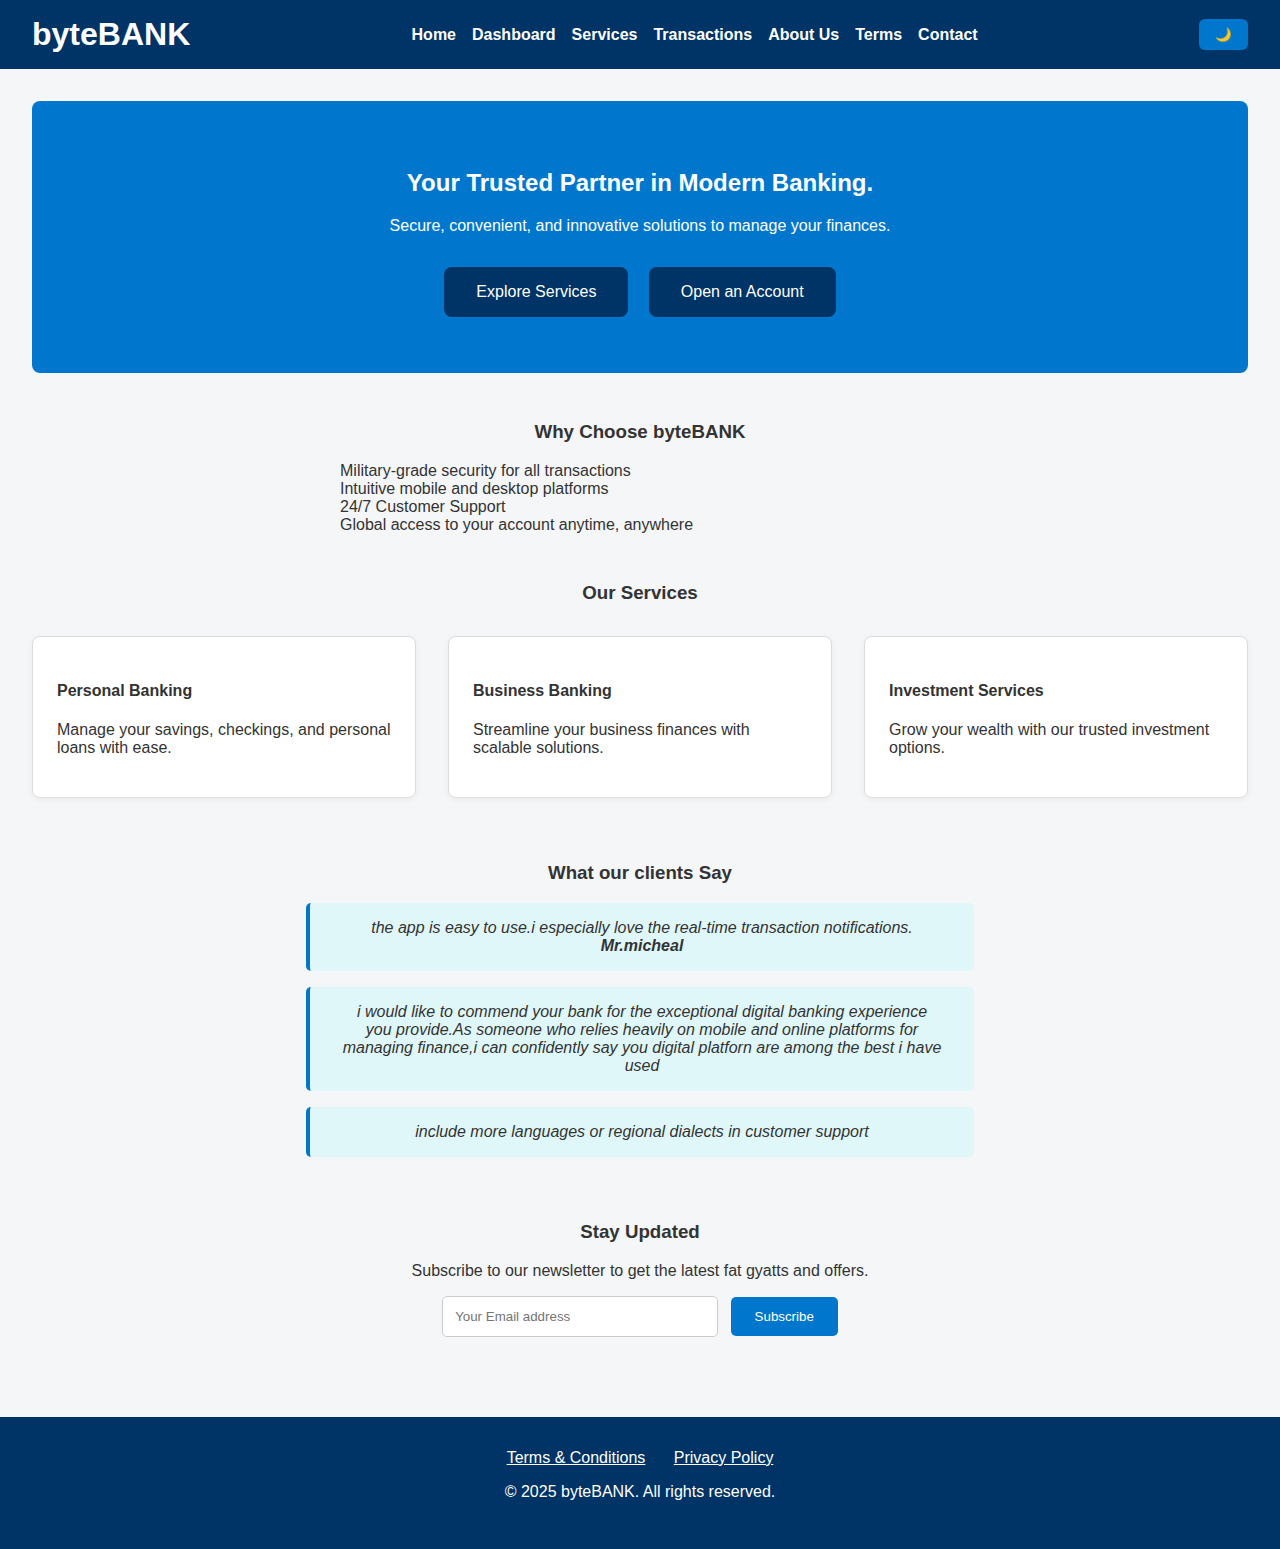
<file: index.html>
<!DOCTYPE html>
<html lang="en">
    <head>
        <meta charset="UTF-8" />
        <meta name="viewport" content="width-device-width, initial-scale=1.0" />
        <title>byteBANK - Home</title>
        <link rel="stylesheet" href="homepagestyle.css" />
    </head>
    <body>
        <header>
            <h1>byteBANK</h1>
            <nav class="Soburr">
                <a href="index.html">Home</a>
                <a href="dashboard.html">Dashboard</a>
                <a href="services.html">Services</a>
                <a href="transactions.html">Transactions</a>
                <a href="#">About Us</a>
                <a href="#">Terms</a>
                <a href="#">Contact</a>
            </nav>
            <button id="theme-toggle" aria-label="Toggle Dark Mode">🌙</button>
        </header>

        <main>
           <section class="hero">
            <h2>Your Trusted Partner in Modern Banking.</h2>
            <p>Secure, convenient, and innovative solutions to manage your finances.</p>
            <div class="cta-buttons">
                <a href="#" class="btn">Explore Services</a>
                <a href="#" class="btn">Open an Account</a>
            </div>
           </section>

           <section class="why-tho">
            <h3>Why Choose byteBANK</h3>
            <!-- Yeah, why choose this unstructured bank?? You dumb, or what??-->
            <ul>
                <!--We'll tell you the exact reasons now..-->
                <li>Military-grade security for all transactions</li>
                <li>Intuitive mobile and desktop platforms</li>
                <li>24/7 Customer Support</li>
                <li>Global access to your account anytime, anywhere</li>
            </ul>
           </section>

           <section class="services-overview">
            <h3>Our Services</h3>
            <div class="grid">
                <div class="card">
                    <h4>Personal Banking</h4>
                    <p>Manage your savings, checkings, and personal loans with ease.</p>
                </div>
                <div class="card">
                    <h4>Business Banking</h4>
                    <p>Streamline your business finances with scalable solutions.</p>
                </div>
                <div class="card">
                    <h4>Investment Services</h4>
                    <p>Grow your wealth with our trusted investment options.</p>
                </div>
            </div>
           </section>

           <section class="testimonials">
            <h3>What our clients Say</h3>
            <blockquote>
                the app is easy to use.i especially love the real-time transaction notifications. <strong>Mr.micheal</strong> 
            </blockquote>
            <blockquote>
            i would like to commend your bank for the exceptional digital banking experience you provide.As someone who relies heavily on mobile and online platforms for managing finance,i can confidently say you digital platforn are among the best i have used
            </blockquote>
            <blockquote>            
            include more languages or regional dialects in customer support 
            </blockquote>
           </section>

           <section class="newsletter">
            <h3>Stay Updated</h3>
            <p>Subscribe to our newsletter to get the latest fat gyatts and offers.</p>
            <form>
                <input type="email" placeholder="Your Email address" required />
                <button type="submit">Subscribe</button>
            </form>
           </section>
        </main>

        <footer>
            <div class="footer-links">
                <a href="#">Terms & Conditions</a>
                <a href="#">Privacy Policy</a>
            </div>
            <p>&copy; 2025 byteBANK. All rights reserved.</p>
        </footer>

        <script src="index.js"></script>
    </body>
</html>
</file>
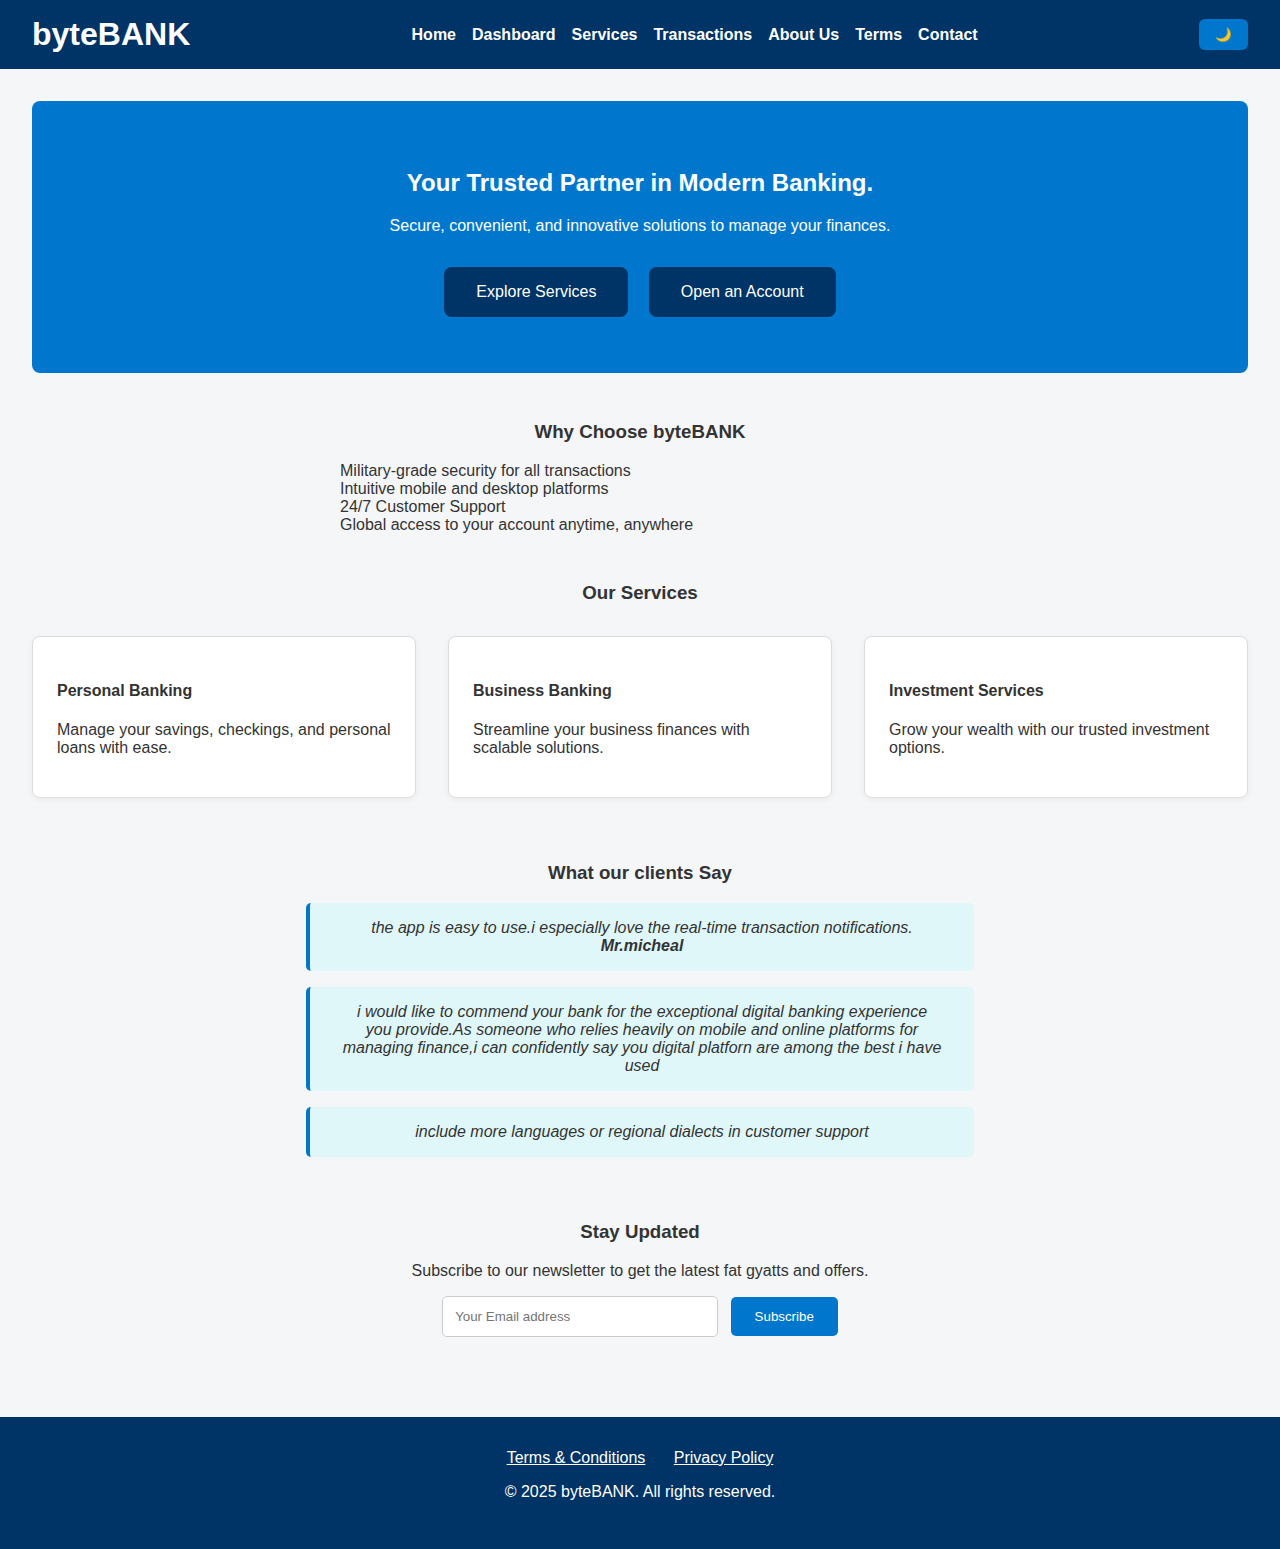
<file: homepage.html>
<!DOCTYPE html>
<html lang="en">
    <head>
        <meta charset="UTF-8" />
        <meta name="viewport" content="width-device-width, initial-scale=1.0" />
        <title>byteBANK - Home</title>
        <link rel="stylesheet" href="homepagestyle.css" />
    </head>
    <body>
        <header>
            <h1>byteBANK</h1>
            <nav class="Soburr">
                <a href="index.html">Home</a>
                <a href="dashboard.html">Dashboard</a>
                <a href="services.html">Services</a>
                <a href="transactions.html">Transactions</a>
                <a href="#">About Us</a>
                <a href="#">Terms</a>
                <a href="#">Contact</a>
            </nav>
            <button id="theme-toggle" aria-label="Toggle Dark Mode">🌙</button>
        </header>

        <main>
           <section class="hero">
            <h2>Your Trusted Partner in Modern Banking.</h2>
            <p>Secure, convenient, and innovative solutions to manage your finances.</p>
            <div class="cta-buttons">
                <a href="#" class="btn">Explore Services</a>
                <a href="#" class="btn">Open an Account</a>
            </div>
           </section>

           <section class="why-tho">
            <h3>Why Choose byteBANK</h3>
            <!-- Yeah, why choose this unstructured bank?? You dumb, or what??-->
            <ul>
                <!--We'll tell you the exact reasons now..-->
                <li>Military-grade security for all transactions</li>
                <li>Intuitive mobile and desktop platforms</li>
                <li>24/7 Customer Support</li>
                <li>Global access to your account anytime, anywhere</li>
            </ul>
           </section>

           <section class="services-overview">
            <h3>Our Services</h3>
            <div class="grid">
                <div class="card">
                    <h4>Personal Banking</h4>
                    <p>Manage your savings, checkings, and personal loans with ease.</p>
                </div>
                <div class="card">
                    <h4>Business Banking</h4>
                    <p>Streamline your business finances with scalable solutions.</p>
                </div>
                <div class="card">
                    <h4>Investment Services</h4>
                    <p>Grow your wealth with our trusted investment options.</p>
                </div>
            </div>
           </section>

           <section class="testimonials">
            <h3>What our clients Say</h3>
            <blockquote>
                the app is easy to use.i especially love the real-time transaction notifications. <strong>Mr.micheal</strong> 
            </blockquote>
            <blockquote>
            i would like to commend your bank for the exceptional digital banking experience you provide.As someone who relies heavily on mobile and online platforms for managing finance,i can confidently say you digital platforn are among the best i have used
            </blockquote>
            <blockquote>            
            include more languages or regional dialects in customer support 
            </blockquote>
           </section>

           <section class="newsletter">
            <h3>Stay Updated</h3>
            <p>Subscribe to our newsletter to get the latest fat gyatts and offers.</p>
            <form>
                <input type="email" placeholder="Your Email address" required />
                <button type="submit">Subscribe</button>
            </form>
           </section>
        </main>

        <footer>
            <div class="footer-links">
                <a href="#">Terms & Conditions</a>
                <a href="#">Privacy Policy</a>
            </div>
            <p>&copy; 2025 byteBANK. All rights reserved.</p>
        </footer>

        <script src="index.js"></script>
    </body>
</html>
</file>
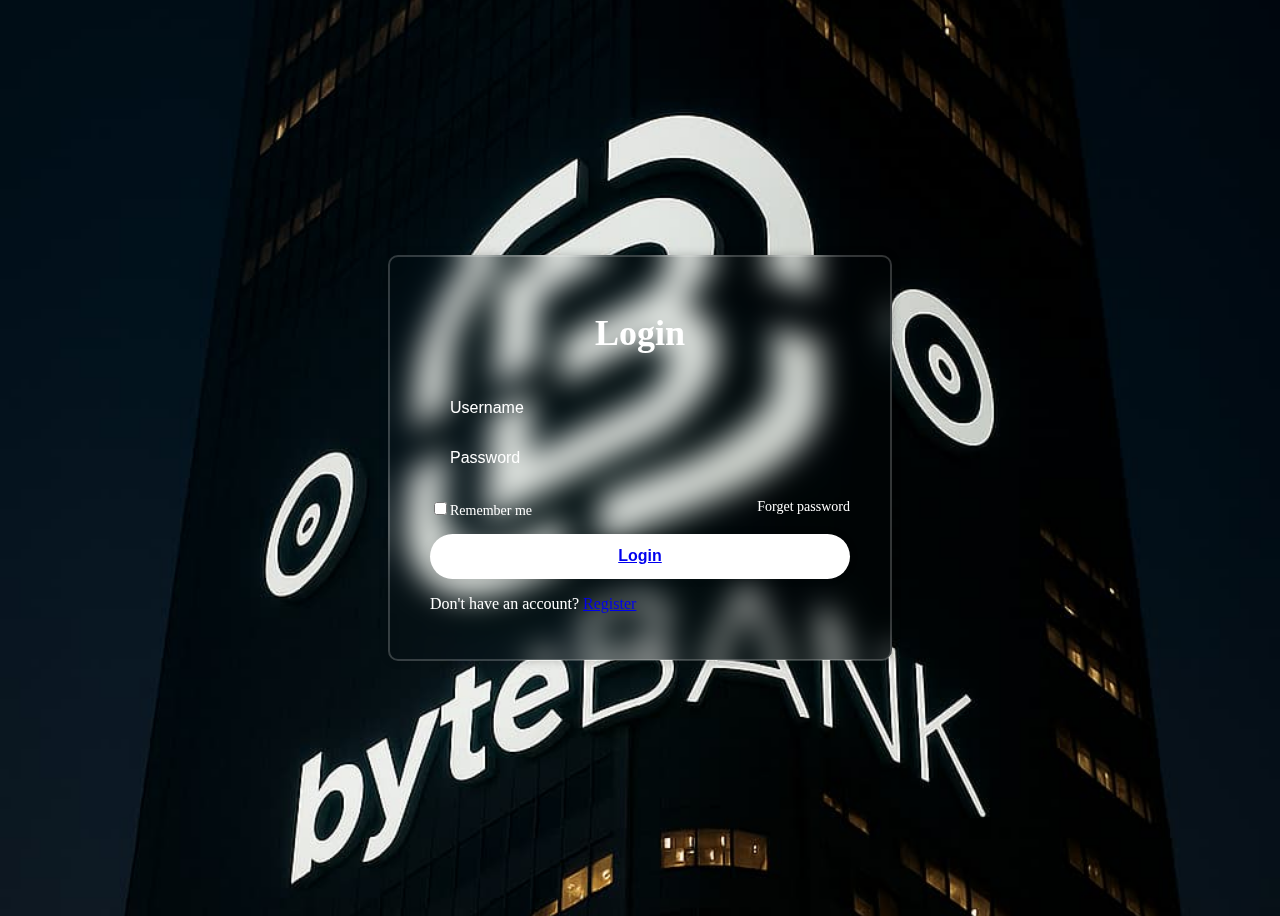
<file: newlogin.html>
<!DOCTYPE html>
<html lang="en">
<head>
    <meta charset="UTF-8">
    <meta name="viewport" content="width=device-width, initial-scale=1.0">
    <link rel="stylesheet" href="newlogin.css">
    <title>Login Test Page</title>
</head>
<body>
    

    <div class="wrapper">
        <form action="">
            <h1>Login</h1>
            <div class="input-box">
                <input type="text" placeholder="Username" required>
                <i class='bx bxs-user'></i>
            </div>
            <div class="input-box">
                <input type="password" placeholder="Password" required>
                <i class='bx bxs-lock-alt'></i>
            </div>
            <br><br>
            <div class="remember-forget">
                <label><input type="checkbox">Remember me</label>
                <a href="#">Forget password</a>
            </div>
            <button type="submit" class="btn"><a href="homepage.html">Login</a></button>
            <div class="register-link">
                <p>Don't have an account? <a href="REGISTER PAGE.html">Register</a></p>
            </div>
        </form>
    </div>
</body>
</html>
</file>
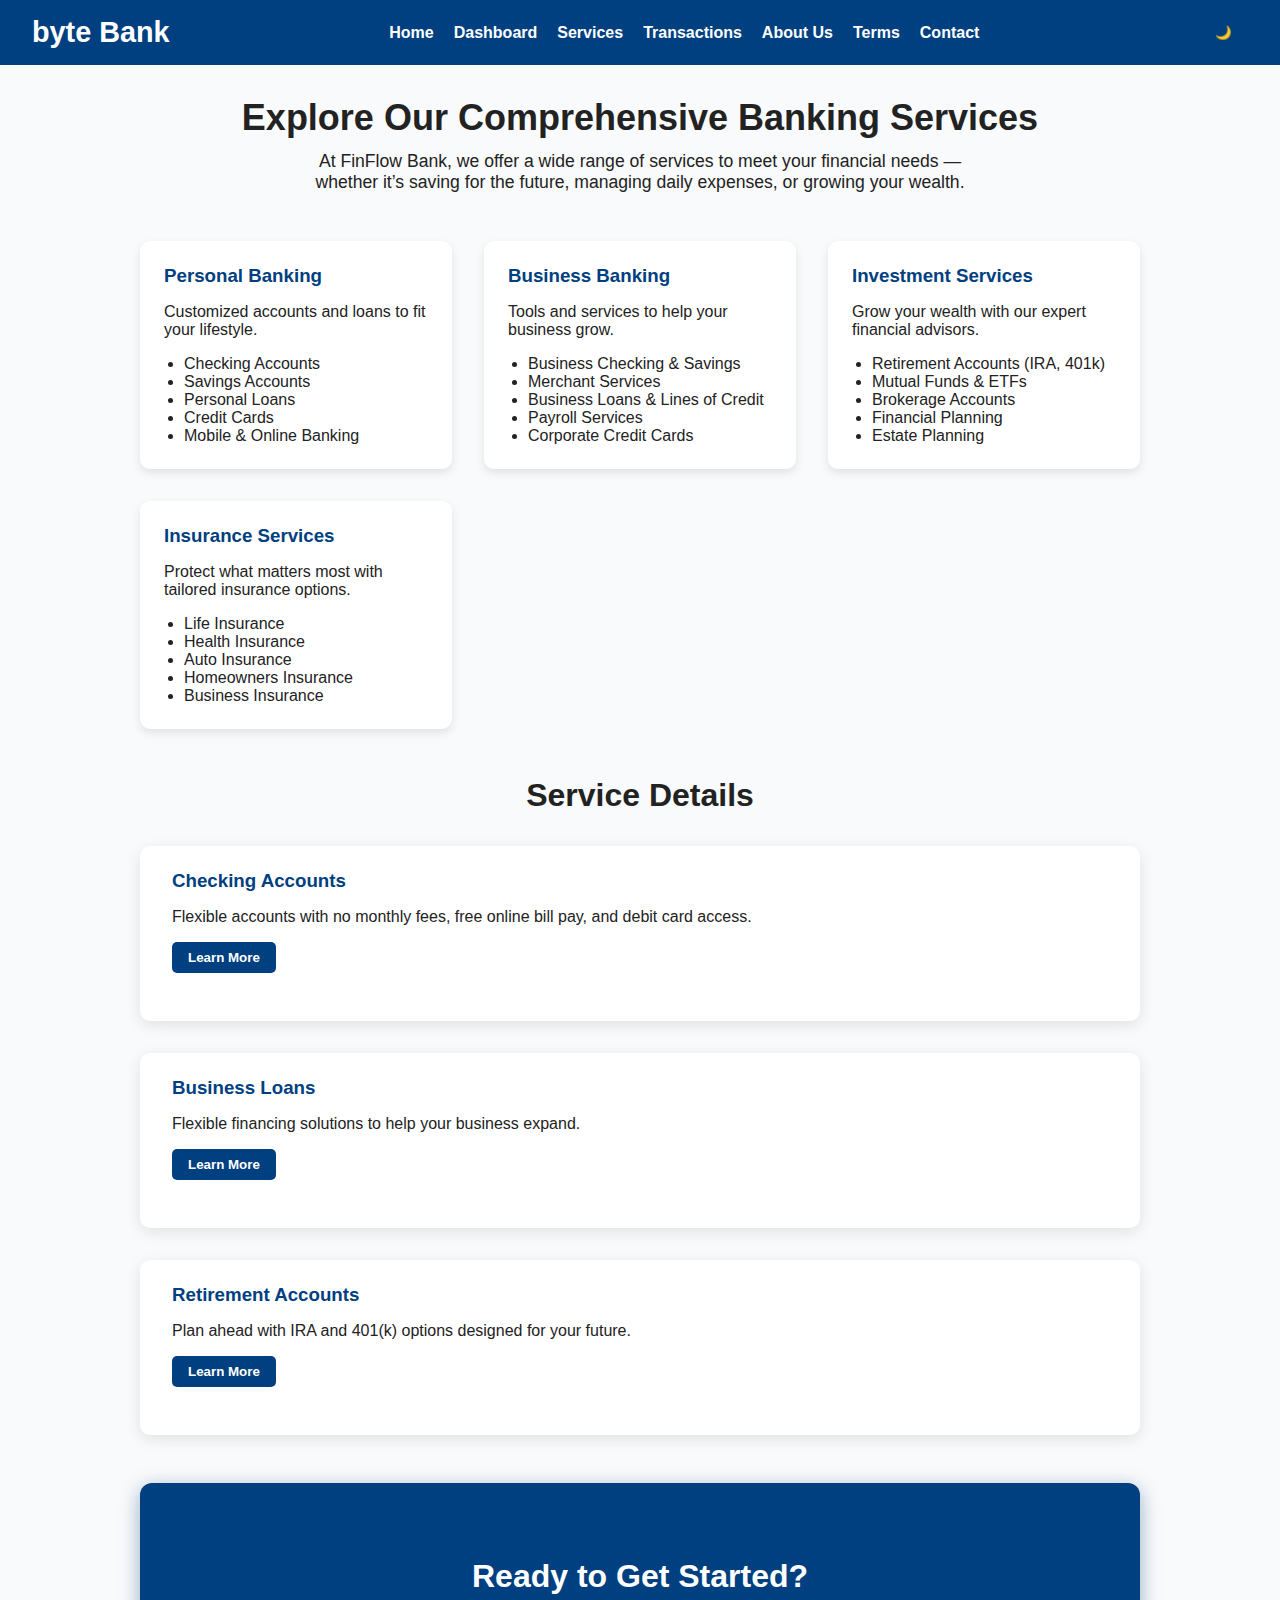
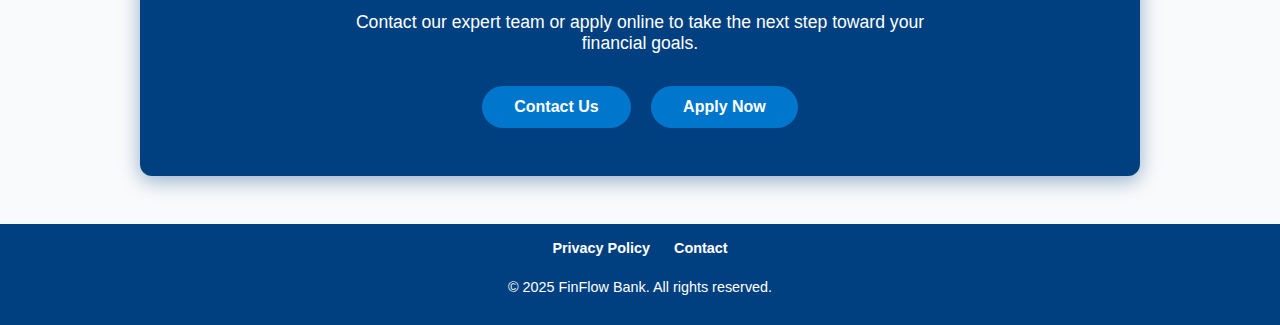
<file: services.html>
<!DOCTYPE html>
<html lang="en">
<head>
  <meta charset="UTF-8" />
  <meta name="viewport" content="width=device-width, initial-scale=1" />
  <title>Our Services | byte Bank</title>
  <link rel="stylesheet" href="services.css" />
</head>
<body>
  <header>
    <h1>byte Bank</h1>
    <nav>
        <a href="index.html">Home</a>
        <a href="dashboard.html">Dashboard</a>
        <a href="services.html">Services</a>
        <a href="transactions.html">Transactions</a>
        <a href="#">About Us</a>
        <a href="#">Terms</a>
        <a href="#">Contact</a>
    </nav>
    <button id="theme-toggle" aria-label="Toggle Dark Mode">🌙</button>
  </header>

  <main>
    <section class="services-intro">
      <h2>Explore Our Comprehensive Banking Services</h2>
      <p>
        At FinFlow Bank, we offer a wide range of services to meet your financial needs — whether it’s saving for the future, managing daily expenses, or growing your wealth.
      </p>
    </section>

    <section class="services-categories">
      <div class="category" id="personal-banking">
        <h3>Personal Banking</h3>
        <p>Customized accounts and loans to fit your lifestyle.</p>
        <ul>
          <li>Checking Accounts</li>
          <li>Savings Accounts</li>
          <li>Personal Loans</li>
          <li>Credit Cards</li>
          <li>Mobile & Online Banking</li>
        </ul>
      </div>

      <div class="category" id="business-banking">
        <h3>Business Banking</h3>
        <p>Tools and services to help your business grow.</p>
        <ul>
          <li>Business Checking & Savings</li>
          <li>Merchant Services</li>
          <li>Business Loans & Lines of Credit</li>
          <li>Payroll Services</li>
          <li>Corporate Credit Cards</li>
        </ul>
      </div>

      <div class="category" id="investment-services">
        <h3>Investment Services</h3>
        <p>Grow your wealth with our expert financial advisors.</p>
        <ul>
          <li>Retirement Accounts (IRA, 401k)</li>
          <li>Mutual Funds & ETFs</li>
          <li>Brokerage Accounts</li>
          <li>Financial Planning</li>
          <li>Estate Planning</li>
        </ul>
      </div>

      <div class="category" id="insurance-services">
        <h3>Insurance Services</h3>
        <p>Protect what matters most with tailored insurance options.</p>
        <ul>
          <li>Life Insurance</li>
          <li>Health Insurance</li>
          <li>Auto Insurance</li>
          <li>Homeowners Insurance</li>
          <li>Business Insurance</li>
        </ul>
      </div>
    </section>

    <section class="service-details">
      <h2>Service Details</h2>

      <div class="service-card">
        <h3>Checking Accounts</h3>
        <p>Flexible accounts with no monthly fees, free online bill pay, and debit card access.</p>
        <button class="toggle-details">Learn More</button>
        <div class="details-content hidden">
          <p>
            Our checking accounts are designed to fit your everyday banking needs with features like direct deposit, overdraft protection, and mobile check deposit.
          </p>
          <ul>
            <li>No minimum balance</li>
            <li>Free ATM withdrawals nationwide</li>
            <li>24/7 customer support</li>
          </ul>
        </div>
      </div>

      <div class="service-card">
        <h3>Business Loans</h3>
        <p>Flexible financing solutions to help your business expand.</p>
        <button class="toggle-details">Learn More</button>
        <div class="details-content hidden">
          <p>
            Whether you’re starting a new venture or expanding, our business loans offer competitive rates and tailored repayment plans.
          </p>
          <ul>
            <li>Fast application process</li>
            <li>Personalized loan advisors</li>
            <li>Flexible terms and conditions</li>
          </ul>
        </div>
      </div>

      <div class="service-card">
        <h3>Retirement Accounts</h3>
        <p>Plan ahead with IRA and 401(k) options designed for your future.</p>
        <button class="toggle-details">Learn More</button>
        <div class="details-content hidden">
          <p>
            Secure your retirement with our diverse range of investment products, including traditional and Roth IRAs, and employer-sponsored 401(k) plans.
          </p>
          <ul>
            <li>Tax-advantaged growth</li>
            <li>Professional portfolio management</li>
            <li>Regular account reviews</li>
          </ul>
        </div>
      </div>
    </section>

    <section class="cta-section">
      <h2>Ready to Get Started?</h2>
      <p>Contact our expert team or apply online to take the next step toward your financial goals.</p>
      <a href="contact.html" class="btn-primary">Contact Us</a>
      <button class="btn-primary" id="apply-now-btn">Apply Now</button>
    </section>
  </main>

  <footer>
    <div class="footer-links">
      <a href="#">Privacy Policy</a>
      <a href="#">Contact</a>
    </div>
    <p>&copy; 2025 FinFlow Bank. All rights reserved.</p>
  </footer>

  <div id="modal" class="modal hidden" role="dialog" aria-modal="true" aria-labelledby="modalTitle" aria-describedby="modalDesc">
    <div class="modal-content">
      <h2 id="modalTitle">Apply for a Service</h2>
      <p id="modalDesc">Please call our customer service at 1-800-FIN-FLOW or visit the nearest branch to apply.</p>
      <button id="close-modal" aria-label="Close modal">Close</button>
    </div>
  </div>

  <script src="services.js"></script>
  <script src="index.js"></script>
</body>
</html>
</file>
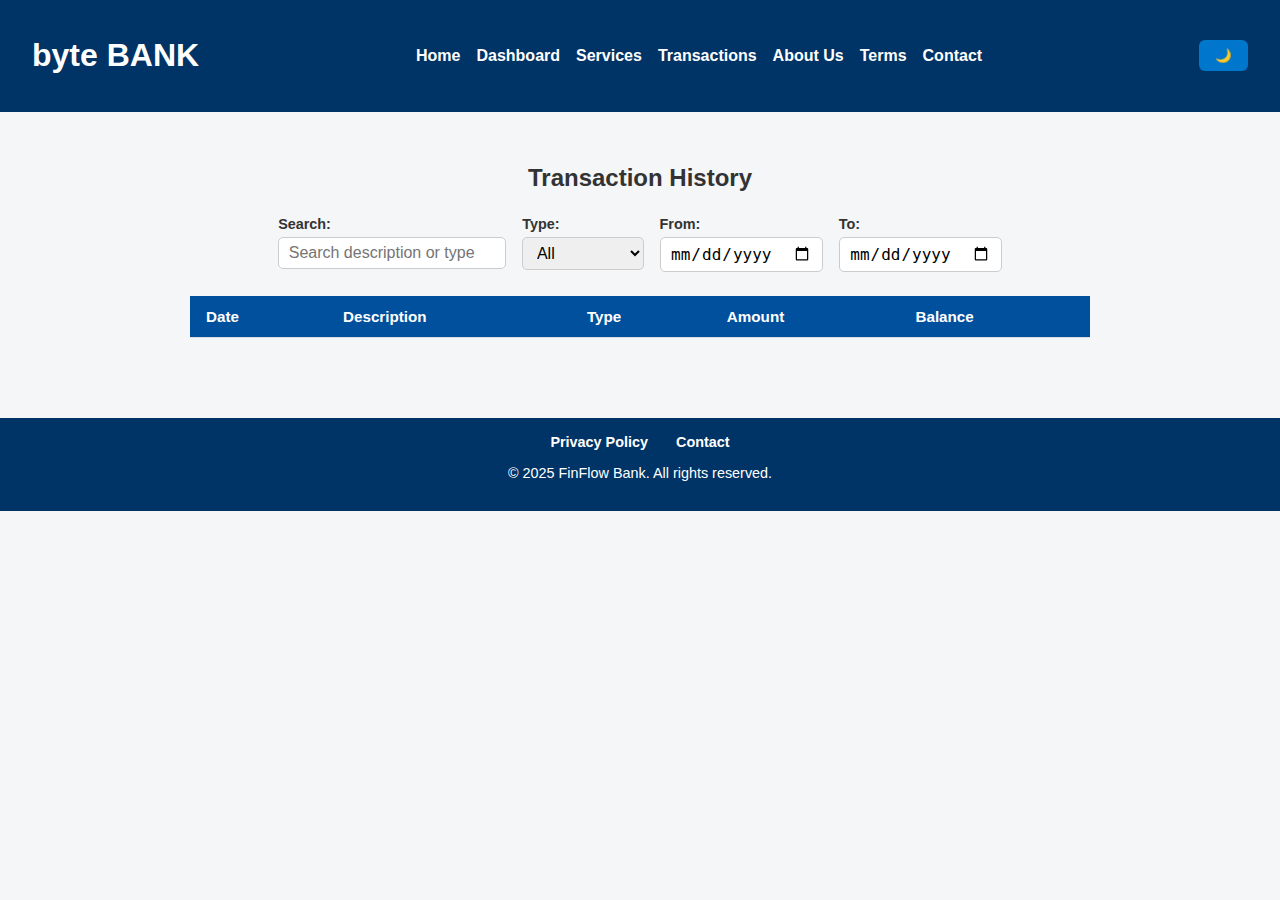
<file: transactions.html>
<!DOCTYPE html>
<html lang="en">
<head>
  <meta charset="UTF-8" />
  <meta name="viewport" content="width=device-width, initial-scale=1" />
  <title>Transactions | byteBANK</title>
  <link rel="stylesheet" href="transactions.css" />
</head>
<body>
  <header>
    <h1>byte BANK</h1>
    <nav>
      <a href="index.html">Home</a>
      <a href="dashboard.html">Dashboard</a>
      <a href="services.html">Services</a>
      <a href="transactions.html">Transactions</a>
      <a href="#">About Us</a>
      <a href="#">Terms</a>
      <a href="#">Contact</a>
    </nav>
    <button id="theme-toggle" aria-label="Toggle Dark Mode">🌙</button> 
  </header>

  <main>
    <section class="transactions-section">
      <h2>Transaction History</h2>

      <div class="filters">
        <label>
          Search:
          <input type="text" id="searchInput" placeholder="Search description or type" />
        </label>

        <label>
          Type:
          <select id="typeFilter">
            <option value="all">All</option>
            <option value="deposit">Deposit</option>
            <option value="withdrawal">Withdrawal</option>
            <option value="transfer">Transfer</option>
            <option value="payment">Payment</option>
          </select>
        </label>

        <label>
          From:
          <input type="date" id="startDate" />
        </label>

        <label>
          To:
          <input type="date" id="endDate" />
        </label>
      </div>

      <table id="transactionTable">
        <thead>
          <tr>
            <th>Date</th>
            <th>Description</th>
            <th>Type</th>
            <th>Amount</th>
            <th>Balance</th>
          </tr>
        </thead>
        <tbody>
          <!-- Transactions will be inserted here by JS -->
        </tbody>
      </table>
    </section>
  </main>

  <footer>
    <div class="footer-links">
      <a href="#">Privacy Policy</a>
      <a href="#">Contact</a>
    </div>
    <p>&copy; 2025 FinFlow Bank. All rights reserved.</p>
  </footer>

  <script src="transactions.js"></script>
  <script src="index.js"></script>
</body>
</html>
</file>
<file: homepagestyle.css>
:root {
    --bg: #f4f6f8;
    --text: #333;
    --primary: #003366;
    --accent: #0077cc;
    --white: #ffffff;
    --dark-bg: #121212;
    --dark-text: #eee;
    --card-bg: #ffffff;
    --card-border: #ddd;
    --dark-card-bg: #1e1e1e;
    --dark-border: #333;
    --dark-quote-bg: #1a2a2a;
    --light-quote-bg: #e0f7fa;
  }
  
  body {
    font-family: 'Segoe UI', Tahoma, Geneva, Verdana, sans-serif;
    margin: 0;
    background: var(--bg);
    color: var(--text);
    transition: background 0.3s, color 0.3s;
  }
  
  body.dark {
    background: var(--dark-bg);
    color: var(--dark-text);
  }
  
  header, footer {
    background: var(--primary);
    color: var(--white);
  }
  
  header {
    display: flex;
    justify-content: space-between;
    align-items: center;
    padding: 1rem 2rem;
    flex-wrap: wrap;
  }
  
  header h1 {
    margin: 0;
  }
  
  nav {
    display: flex;
    gap: 1rem;
    margin: 0.5rem 0;
  }
  
  nav a {
    color: white;
    text-decoration: none;
    font-weight: bold;
  }
  
  #theme-toggle {
    background: var(--accent);
    border: none;
    color: white;
    padding: 0.5rem 1rem;
    border-radius: 6px;
    cursor: pointer;
    transition: background 0.3s;
  }
  
  #theme-toggle:hover {
    background: #005fa3;
  }
  
  main {
    padding: 2rem;
  }
  
  .hero {
    text-align: center;
    padding: 3rem 1rem;
    background: var(--accent);
    color: white;
    border-radius: 8px;
  }
  
  .cta-buttons {
    margin-top: 1.5rem;
  }
  
  .btn {
    display: inline-block;
    margin: 0.5rem;
    padding: 1rem 2rem;
    background: var(--primary);
    color: white;
    text-decoration: none;
    border-radius: 8px;
    transition: background 0.3s;
  }
  
  .btn:hover {
    background: #002244;
  }
  
  .why-tho {
    margin-top: 3rem;
  }
  
  .why-tho h3 {
    text-align: center;
  }
  
  .why-tho ul {
    list-style: none;
    padding: 0;
    max-width: 600px;
    margin: auto;
  }
  
  .why-us li {
    background: var(--card-bg);
    border: 1px solid var(--card-border);
    padding: 1rem;
    margin: 1rem 0;
    border-radius: 6px;
    font-size: 1.1rem;
    transition: background 0.3s, border 0.3s;
  }
  
  body.dark .why-us li {
    background: var(--dark-card-bg);
    border-color: var(--dark-border);
  }
  
  .services-overview {
    margin-top: 3rem;
  }
  
  .services-overview h3 {
    text-align: center;
    margin-bottom: 2rem;
  }
  
  .grid {
    display: grid;
    gap: 2rem;
    grid-template-columns: repeat(auto-fit, minmax(250px, 1fr));
  }
  
  .card {
    background: var(--card-bg);
    border: 1px solid var(--card-border);
    padding: 1.5rem;
    border-radius: 8px;
    box-shadow: 0 2px 6px rgba(0, 0, 0, 0.05);
    transition: transform 0.3s, background 0.3s, border 0.3s;
  }
  
  .card:hover {
    transform: translateY(-5px);
  }
  
  body.dark .card {
    background: var(--dark-card-bg);
    border-color: var(--dark-border);
  }
  
  .testimonials {
    margin-top: 4rem;
    text-align: center;
  }
  
  .testimonials blockquote {
    background: var(--light-quote-bg);
    padding: 1rem 2rem;
    border-left: 4px solid var(--accent);
    margin: 1rem auto;
    max-width: 600px;
    font-style: italic;
    border-radius: 5px;
    transition: background 0.3s;
  }
  
  body.dark .testimonials blockquote {
    background: var(--dark-quote-bg);
  }
  
  .newsletter {
    margin-top: 4rem;
    text-align: center;
  }
  
  .newsletter input[type="email"] {
    padding: 0.75rem;
    width: 250px;
    max-width: 90%;
    margin-right: 0.5rem;
    border: 1px solid #ccc;
    border-radius: 5px;
  }
  
  .newsletter button {
    padding: 0.75rem 1.5rem;
    background: var(--accent);
    color: white;
    border: none;
    border-radius: 5px;
    cursor: pointer;
    transition: background 0.3s;
  }
  
  .newsletter button:hover {
    background: #005fa3;
  }
  
  footer {
    text-align: center;
    padding: 2rem 1rem;
    margin-top: 3rem;
  }
  
  .footer-links {
    margin-bottom: 1rem;
  }
  
  .footer-links a {
    color: white;
    margin: 0 0.75rem;
    text-decoration: underline;
  }
</file>
<file: newlogin.css>
.remember-forget a{
    color: #fff;
    text-decoration: none;
}

.remember-forget a:hover{
    text-decoration: underline;
}

.wrapper .btn{
    width: 100%;
    height: 45px;
    background: #fff;
    border: none;
    outline: none;
    border-radius: 40px;
    box-shadow: 0 0 10px rgba(0, 0, 0,.1);
    cursor: pointer;
    font-size: 16px;
    color: #333;
    font-weight: 600;

}

.wrapper .register-link p a:hover{
    text-decoration: underline;
}

.input-box input{
    width: 350%;
    height: 40%;
    background: transparent;
    border: none;
    outline: none;
    border: 2px solidrgba(255, 255, 255,.2);
    border-radius: 40px;
    font-size: 16px;
    color: #fff;
    padding: 20px 45px 20px 20px;
}

.input-box input::placeholder{
    color: #fff;

}

.input-box i{
    position: absolute;
    right: 20px;
    top: 50px;
    transform: translateY(-50%);
}
.wrapper .remember-forget{
    display: flex;
    justify-content: space-between;
    font-size: 14px;
    margin: -15px 0 15px;

}

.remember-forget label input{
    accent-color: #fff;
    margin-right: 3px;

}


body{
    display: flex;
    justify-content: center;
    align-items: center;
    min-height: 100vh;
    background: url("bankbakground.jpg"); no-repeat;
    background-size: cover;
    background-position: center;
}

.wrapper{
    width: 420px;
    background-color: transparent;
    border: 2px solid rgba(255, 255, 255,.2);
    background-color: transparent;
    backdrop-filter: blur(15px);
    box-shadow: 0 0 10px rgba(0, 0, 0,.2);
    color: #fff;
    border-radius: 10px;
    padding: 30px 40px;
}

.wrapper h1{
    font-size: 36px;
    text-align: center;
}

.wrapper .input-box{
    width: 100px;
    height: 50px;
    position: relative;
    margin: ;
}
</file>
<file: services.css>
:root {
    --bg: #f9fafb;
    --text: #222;
    --primary: #004080;
    --accent: #0077cc;
    --white: #fff;
    --dark-bg: #121212;
    --dark-text: #eee;
    --shadow: rgba(0, 0, 0, 0.1);
    --dark-shadow: rgba(255, 255, 255, 0.1);
    --btn-bg: var(--primary);
    --btn-hover-bg: #0059b3;
  }
  
  body {
    margin: 0;
    font-family: 'Segoe UI', Tahoma, Geneva, Verdana, sans-serif;
    background: var(--bg);
    color: var(--text);
    transition: background 0.3s ease, color 0.3s ease;
  }
  
  body.dark {
    background: var(--dark-bg);
    color: var(--dark-text);
  }
  
  header,
  footer {
    background: var(--primary);
    color: var(--white);
    padding: 1rem 2rem;
    display: flex;
    align-items: center;
    justify-content: space-between;
    flex-wrap: wrap;
  }
  
  header h1 {
    margin: 0;
    font-size: 1.8rem;
  }
  
  nav {
    display: flex;
    gap: 1.25rem;
    flex-wrap: wrap;
  }
  
  nav a {
    color: var(--white);
    text-decoration: none;
    font-weight: 600;
    font-size: 1rem;
  }
  
  nav a[aria-current="page"] {
    text-decoration: underline;
    font-weight: 700;
  }
  
  #theme-toggle {
    background: var(--btn-bg);
    border: none;
    padding: 0.4rem 1rem;
    border-radius: 5px;
    cursor: pointer;
    color: var(--white);
    font-weight: 600;
    transition: background 0.3s ease;
  }
  
  #theme-toggle:hover {
    background: var(--btn-hover-bg);
  }
  
  main {
    max-width: 1000px;
    margin: 2rem auto;
    padding: 0 1rem;
  }
  
  .services-intro {
    text-align: center;
    margin-bottom: 3rem;
  }
  
  .services-intro h2 {
    font-size: 2.25rem;
    margin-bottom: 0.75rem;
  }
  
  .services-intro p {
    font-size: 1.1rem;
    color: var(--text);
    max-width: 700px;
    margin: 0 auto;
  }
  
  body.dark .services-intro p {
    color: var(--dark-text);
  }
  
  .services-categories {
    display: grid;
    grid-template-columns: repeat(auto-fit, minmax(240px, 1fr));
    gap: 2rem;
    margin-bottom: 3rem;
  }
  
  .category {
    background: var(--white);
    padding: 1.5rem;
    border-radius: 10px;
    box-shadow: 0 4px 10px var(--shadow);
    transition: box-shadow 0.3s ease;
  }
  
  body.dark .category {
    background: #1e1e1e;
    box-shadow: 0 4px 10px var(--dark-shadow);
  }
  
  .category h3 {
    margin-top: 0;
    margin-bottom: 0.5rem;
    color: var(--primary);
  }
  
  body.dark .category h3 {
    color: var(--accent);
  }
  
  .category p {
    font-size: 1rem;
    margin-bottom: 1rem;
    color: var(--text);
  }
  
  body.dark .category p {
    color: var(--dark-text);
  }
  
  .category ul {
    list-style-type: disc;
    padding-left: 1.25rem;
    margin: 0;
    color: var(--text);
  }
  
  body.dark .category ul {
    color: var(--dark-text);
  }
  
  .service-details {
    margin-bottom: 3rem;
  }
  
  .service-details h2 {
    text-align: center;
    font-size: 2rem;
    margin-bottom: 2rem;
  }
  
  .service-card {
    background: var(--white);
    border-radius: 10px;
    box-shadow: 0 4px 15px var(--shadow);
    padding: 1.5rem 2rem 2rem;
    margin-bottom: 2rem;
    transition: box-shadow 0.3s ease;
  }
  
  body.dark .service-card {
    background: #1e1e1e;
    box-shadow: 0 4px 15px var(--dark-shadow);
  }
  
  .service-card h3 {
    margin-top: 0;
    margin-bottom: 0.5rem;
    color: var(--primary);
  }
  
  body.dark .service-card h3 {
    color: var(--accent);
  }
  
  .service-card p {
    font-size: 1rem;
    margin-bottom: 1rem;
    color: var(--text);
  }
  
  body.dark .service-card p {
    color: var(--dark-text);
  }
  
  .toggle-details {
    background: var(--btn-bg);
    border: none;
    color: var(--white);
    padding: 0.5rem 1rem;
    border-radius: 5px;
    cursor: pointer;
    font-weight: 600;
    transition: background 0.3s ease;
  }
  
  .toggle-details:hover {
    background: var(--btn-hover-bg);
  }
  
  .details-content {
    margin-top: 1rem;
    overflow: hidden;
    max-height: 0;
    opacity: 0;
    transition: max-height 0.5s ease, opacity 0.5s ease;
  }
  
  .details-content.show {
    max-height: 500px;
    opacity: 1;
  }
  
  .details-content p,
  .details-content ul {
    color: var(--text);
    margin-top: 0;
  }
  
  body.dark .details-content p,
  body.dark .details-content ul {
    color: var(--dark-text);
  }
  
  .details-content ul {
    list-style-type: disc;
    padding-left: 1.5rem;
  }
  
  .cta-section {
    text-align: center;
    background: var(--primary);
    color: var(--white);
    padding: 3rem 2rem;
    border-radius: 12px;
    box-shadow: 0 5px 20px rgba(0, 64, 128, 0.4);
    margin-bottom: 3rem;
  }
  
  .cta-section h2 {
    font-size: 2rem;
    margin-bottom: 1rem;
  }
  
  .cta-section p {
    font-size: 1.1rem;
    margin-bottom: 2rem;
    max-width: 600px;
    margin-left: auto;
    margin-right: auto;
  }
  
  .btn-primary {
    background: var(--accent);
    color: var(--white);
    padding: 0.75rem 2rem;
    border: none;
    border-radius: 30px;
    font-size: 1rem;
    font-weight: 700;
    cursor: pointer;
    margin: 0 0.5rem;
    transition: background 0.3s ease;
    text-decoration: none;
    display: inline-block;
  }
  
  .btn-primary:hover,
  .btn-primary:focus {
    background: #005ea3;
    outline: none;
  }
  
  body.dark .cta-section {
    background: #004080;
    box-shadow: 0 5px 20px rgba(0, 119, 204, 0.6);
  }
  
  footer {
    background: var(--primary);
    color: var(--white);
    text-align: center;
    padding: 1rem 2rem;
    font-size: 0.9rem;
    display: flex;
    flex-direction: column;
    gap: 0.5rem;
  }
  
  .footer-links {
    display: flex;
    justify-content: center;
    gap: 1.5rem;
  }
  
  .footer-links a {
    color: var(--white);
    text-decoration: none;
    font-weight: 600;
    transition: color 0.3s ease;
  }
  
  .footer-links a:hover,
  .footer-links a:focus {
    color: var(--accent);
  }
  
  /* Modal Styles */
  .modal {
    position: fixed;
    top: 0;
    left: 0;
    width: 100vw;
    height: 100vh;
    background-color: rgba(0,0,0,0.5);
    display: flex;
    justify-content: center;
    align-items: center;
    z-index: 1000;
    opacity: 0;
    pointer-events: none;
    transition: opacity 0.3s ease;
  }
  
  .modal.show {
    opacity: 1;
    pointer-events: auto;
  }
  
  .modal-content {
    background: var(--white);
    color: var(--text);
    max-width: 400px;
    width: 90%;
    border-radius: 12px;
    padding: 2rem;
    box-shadow: 0 8px 24px rgba(0,0,0,0.3);
    position: relative;
    text-align: center;
    font-family: inherit;
    outline: none;
  }
  
  body.dark .modal-content {
    background: #2c2c2c;
    color: var(--dark-text);
    box-shadow: 0 8px 24px rgba(255,255,255,0.2);
  }
  
  #close-modal {
    position: absolute;
    top: 0.5rem;
    right: 0.5rem;
    background: transparent;
    border: none;
    font-size: 1.5rem;
    font-weight: bold;
    cursor: pointer;
    color: var(--text);
    transition: color 0.3s ease;
  }
  
  body.dark #close-modal {
    color: var(--dark-text);
  }
  
  #close-modal:hover,
  #close-modal:focus {
    color: var(--accent);
    outline: none;
  }
  
  @media (max-width: 768px) {
    .services-categories {
      grid-template-columns: 1fr;
    }
  
    header,
    footer {
      justify-content: center;
    }
  
    nav {
      justify-content: center;
    }
  
    .footer-links {
      flex-direction: column;
      gap: 0.5rem;
    }
  }
</file>
<file: transactions.css>
:root {
    --bg: #f4f6f8;
    --text: #333;
    --primary: #003366;
    --accent: #0077cc;
    --white: #ffffff;
    --dark-bg: #121212;
    --dark-text: #eee;
    --table-header-bg: #00509e;
    --table-row-hover: #e1ecf9;
    --dark-table-header-bg: #003055;
    --dark-table-row-hover: #2a2a2a;
  }
  
  body {
    font-family: 'Segoe UI', Tahoma, Geneva, Verdana, sans-serif;
    margin: 0;
    background: var(--bg);
    color: var(--text);
    transition: background 0.3s, color 0.3s;
  }
  
  body.dark {
    background: var(--dark-bg);
    color: var(--dark-text);
  }
  
  header, footer {
    background: var(--primary);
    color: var(--white);
  }
  
  header {
    display: flex;
    justify-content: space-between;
    align-items: center;
    padding: 1rem 2rem;
    flex-wrap: wrap;
  }
  
  nav {
    display: flex;
    gap: 1rem;
    flex-wrap: wrap;
  }
  
  nav a {
    color: white;
    text-decoration: none;
    font-weight: bold;
  }
  
  #theme-toggle {
    background: var(--accent);
    border: none;
    color: white;
    padding: 0.5rem 1rem;
    border-radius: 6px;
    cursor: pointer;
    transition: background 0.3s;
  }
  
  #theme-toggle:hover {
    background: #005fa3;
  }
  
  main {
    padding: 2rem;
    max-width: 900px;
    margin: 0 auto;
  }
  
  .transactions-section h2 {
    text-align: center;
    margin-bottom: 1.5rem;
  }
  
  .filters {
    display: flex;
    flex-wrap: wrap;
    gap: 1rem;
    justify-content: center;
    margin-bottom: 1.5rem;
  }
  
  .filters label {
    display: flex;
    flex-direction: column;
    font-weight: 600;
    font-size: 0.9rem;
    color: var(--text);
  }
  
  body.dark .filters label {
    color: var(--dark-text);
  }
  
  .filters input[type="text"],
  .filters input[type="date"],
  .filters select {
    padding: 0.4rem 0.6rem;
    font-size: 1rem;
    border-radius: 5px;
    border: 1px solid #ccc;
    margin-top: 0.3rem;
    transition: border-color 0.3s;
  }
  
  .filters input[type="text"]:focus,
  .filters input[type="date"]:focus,
  .filters select:focus {
    outline: none;
    border-color: var(--accent);
  }
  
  body.dark .filters input[type="text"],
  body.dark .filters input[type="date"],
  body.dark .filters select {
    background: #1e1e1e;
    border-color: #444;
    color: var(--dark-text);
  }
  
  body.dark .filters input[type="text"]:focus,
  body.dark .filters input[type="date"]:focus,
  body.dark .filters select:focus {
    border-color: var(--accent);
  }
  
  table {
    width: 100%;
    border-collapse: collapse;
    font-size: 0.95rem;
  }
  
  thead {
    background: var(--table-header-bg);
    color: var(--white);
  }
  
  body.dark thead {
    background: var(--dark-table-header-bg);
  }
  
  th, td {
    padding: 0.75rem 1rem;
    border-bottom: 1px solid #ddd;
    text-align: left;
  }
  
  body.dark th, body.dark td {
    border-color: #333;
  }
  
  tbody tr:hover {
    background: var(--table-row-hover);
  }
  
  body.dark tbody tr:hover {
    background: var(--dark-table-row-hover);
  }
  
  @media (max-width: 600px) {
    .filters {
      flex-direction: column;
      align-items: stretch;
    }
    
    .filters label {
      width: 100%;
    }
  
    th, td {
      padding: 0.6rem 0.8rem;
      font-size: 0.9rem;
    }
  }
  footer {
    background: var(--primary);
    color: var(--white);
    text-align: center;
    padding: 1rem 2rem;
    margin-top: 3rem;
    font-size: 0.9rem;
  }
  
  .footer-links {
    margin-bottom: 0.5rem;
  }
  
  .footer-links a {
    color: var(--white);
    margin: 0 0.75rem;
    text-decoration: none;
    font-weight: 600;
    transition: color 0.3s;
  }
  
  .footer-links a:hover,
  .footer-links a:focus {
    color: var(--accent);
  }
  
  @media (max-width: 600px) {
    footer {
      font-size: 0.85rem;
      padding: 1rem;
    }
  
    .footer-links {
      display: flex;
      flex-direction: column;
      gap: 0.5rem;
      margin-bottom: 0.75rem;
    }
  
    .footer-links a {
      margin: 0;
    }
  }
</file>
